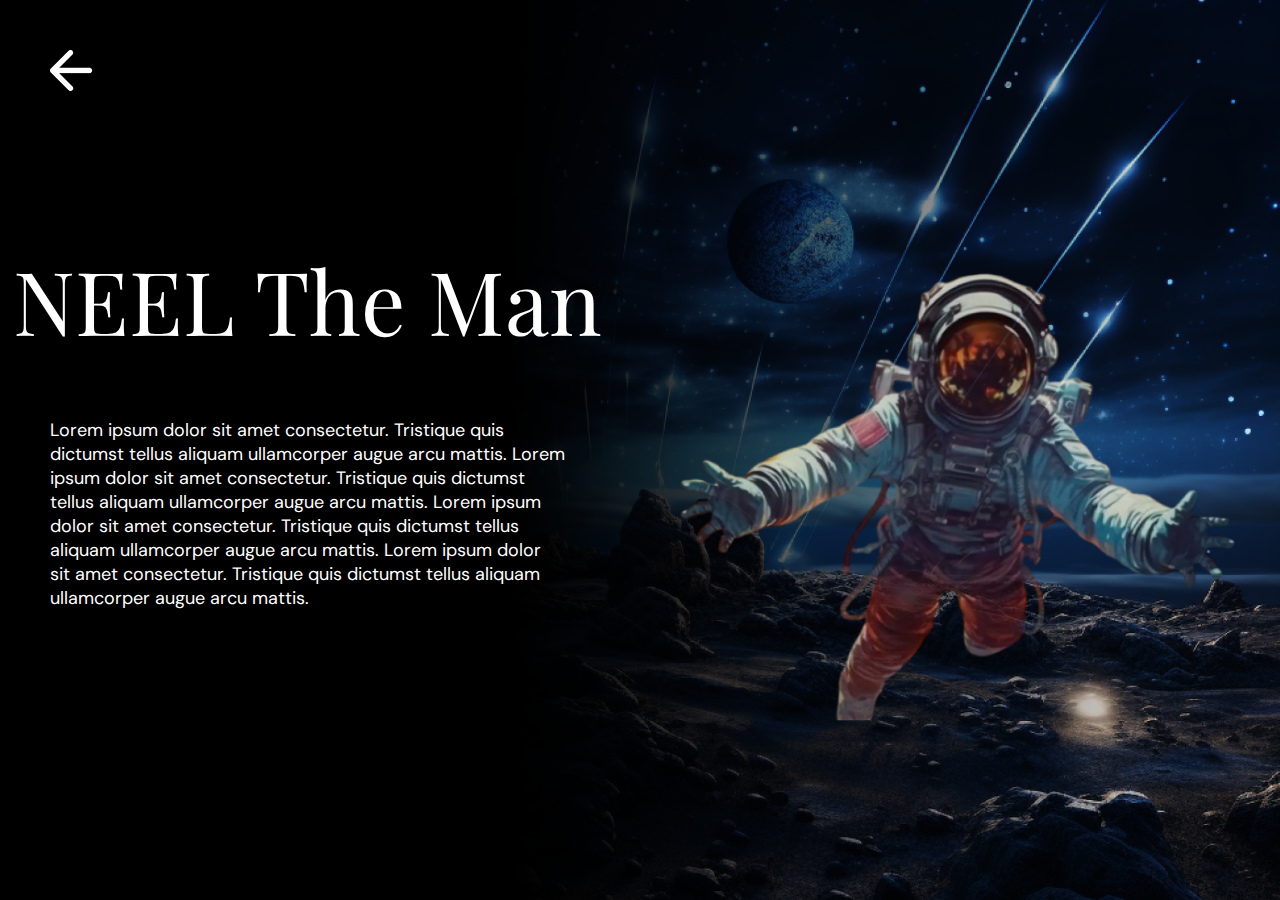
<file: about.html>
<!DOCTYPE html>
<html lang="en">
<head>
    <link rel="icon" href="./assets/images/astronutshello.png" type="image/x-icon">
    <link rel="icon" href="./assets/images/astronutshello.png" type="image/x-icon">
    <meta charset="UTF-8">
    <meta name="viewport" content="width=device-width, initial-scale=1.0">
    <link rel="preconnect" href="https://fonts.googleapis.com">
    <link rel="preconnect" href="https://fonts.gstatic.com" crossorigin>
    <link href="https://fonts.googleapis.com/css2?family=Playfair+Display:wght@700&family=Urbanist:ital@1&display=swap" rel="stylesheet">
    <link rel="preconnect" href="https://fonts.googleapis.com">
    <link rel="preconnect" href="https://fonts.gstatic.com" crossorigin>
     <link href="https://fonts.googleapis.com/css2?family=DM+Sans:opsz@9..40&family=Playfair+Display:wght@700&family=Urbanist:ital@1&display=swap" rel="stylesheet">
    <meta charset="UTF-8">
    <meta name="viewport" content="width=device-width, initial-scale=1.0">
    <link rel="stylesheet" href="styles.css">
    <link rel="import" href="home.html">
    <link rel="import" href="details.html">
    <link rel="import" href="property.html">
    <link rel="import" href="about.html">
    <script src="script.js"></script>
    <title>Astronaut</title>

<style>
        @keyframes slideInFromBottom {
            from {
                transform: translateY(100%);
            }
            to {
                transform: translateY(0);
            }
        }

        .astro-slide-up {
            animation: slideInFromBottom 2s ease-out;
        }
    </style>
    <style>
  @keyframes slideright {
    from {
      transform: translateX(-100%);
    }
    to {
      transform: translateX(0);
    }
  }

  .slideright-anim{
    animation: slideright 2s ease-out;
  }
</style>
<body>
  <div class="about">
    <div class="about-section">
        <div class="column">
             <a href="property.html">
                    <img src="./assets/images/back.png" class="top-left-image">
                </a>
                <div class="slideright-anim">
            <div class="about-topic">NEEL The Man</div>
            <div class="about-content">Lorem ipsum dolor sit amet consectetur. Tristique quis dictumst tellus aliquam ullamcorper augue arcu mattis.
               Lorem ipsum dolor sit amet consectetur. Tristique quis dictumst tellus aliquam ullamcorper augue arcu mattis.
               Lorem ipsum dolor sit amet consectetur. Tristique quis dictumst tellus aliquam ullamcorper augue arcu mattis.
               Lorem ipsum dolor sit amet consectetur. Tristique quis dictumst tellus aliquam ullamcorper augue arcu mattis.
            </div>
            </div>
        </div>
        <div class="column">
            <img src="./assets/images/astronutshello.png" class="astro-slide-up">
        </div>
    </div>
  </div>
</body>
</html>
</file>
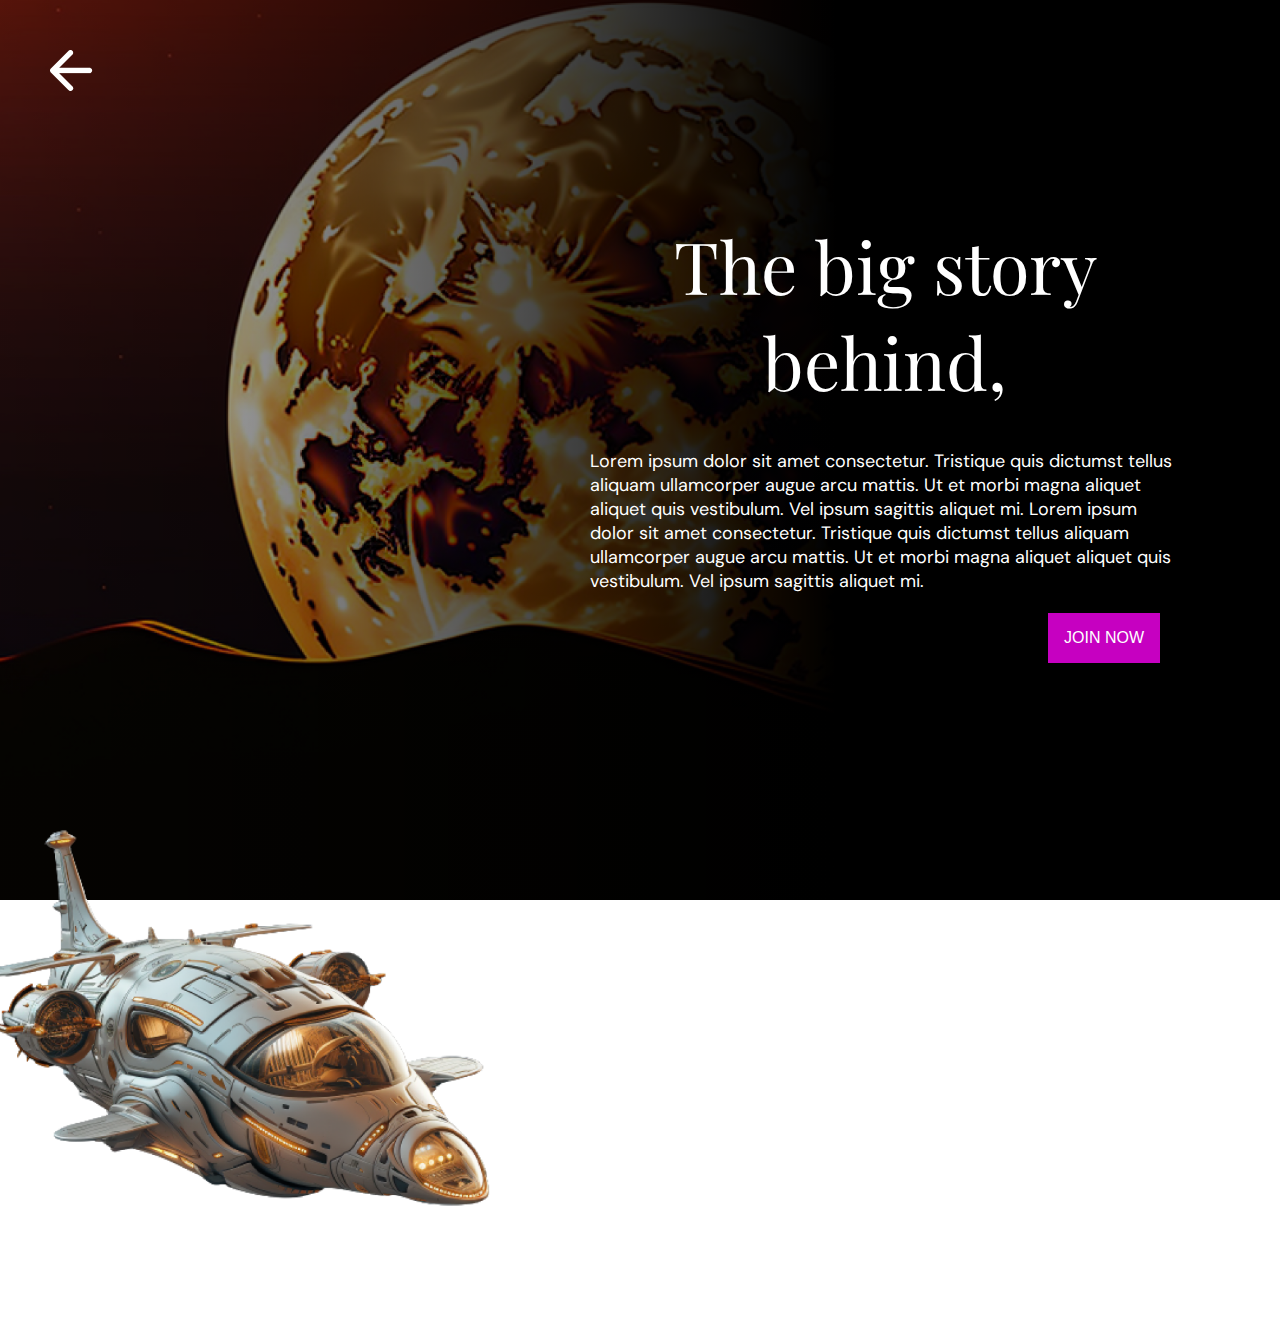
<file: details.html>
<!DOCTYPE html>
<html lang="en">
<head>
    <link rel="icon" href="./assets/images/astronutshello.png" type="image/x-icon">
    <link rel="icon" href="./assets/images/astronutshello.png" type="image/x-icon">
    <meta charset="UTF-8">
    <meta name="viewport" content="width=device-width, initial-scale=1.0">
    <link rel="preconnect" href="https://fonts.googleapis.com">
    <link rel="preconnect" href="https://fonts.gstatic.com" crossorigin>
    <link href="https://fonts.googleapis.com/css2?family=Playfair+Display:wght@700&family=Urbanist:ital@1&display=swap" rel="stylesheet">
    <link rel="preconnect" href="https://fonts.googleapis.com">
    <link rel="preconnect" href="https://fonts.gstatic.com" crossorigin>
     <link href="https://fonts.googleapis.com/css2?family=DM+Sans:opsz@9..40&family=Playfair+Display:wght@700&family=Urbanist:ital@1&display=swap" rel="stylesheet">
    <meta charset="UTF-8">
    <meta name="viewport" content="width=device-width, initial-scale=1.0">
    <link rel="stylesheet" href="styles.css">
    <link rel="import" href="home.html">
    <link rel="import" href="details.html">
    <link rel="import" href="property.html">
    <link rel="import" href="about.html">
    <script src="script.js"></script>
    <title>Astronaut</title>

<style>
  @keyframes slideIn {
    from {
      transform: translateX(-100%);
    }
    to {
      transform: translateX(0);
    }
  }

  .animated-slide-in {
    transform: translateY(100%);
    animation: slideIn 2s ease-out forwards;
  }
</style>
<style>
  @keyframes slideleft {
    from {
      transform: translateX(100%);
    }
    to {
      transform: translateX(0);
    }
  }

  .slideleft-anim{
    animation: slideleft 2s ease-out;
  }
</style>
   </head>
<body>
    
<div class="details">
    <div class="details-section"> 
        <a href="home.html">
        <img src="./assets/images/back.png" class="top-left-image">
        </a> 
        <div class="column-details" id="animated-div">
       <img src="./assets/images/plane.png" class="animated-slide-in">
      </div>
        <div class="column-details"> <!-- Fix the typo in class name -->
          <div class="slideleft-anim">
            <div class="details-topic">The big story behind,</div>
            <div class="details-content">Lorem ipsum dolor sit amet consectetur. Tristique quis dictumst tellus aliquam ullamcorper augue arcu mattis. Ut et morbi magna aliquet aliquet quis vestibulum. Vel ipsum sagittis aliquet mi. Lorem ipsum dolor sit amet consectetur. Tristique quis dictumst tellus aliquam ullamcorper augue arcu mattis. Ut et morbi magna aliquet aliquet quis vestibulum. Vel ipsum sagittis aliquet mi.</div>
        <div class="btn-style"   style="text-align: right;">  <a href="property.html" onclick="redirectToDetails()" style="background-color: #C600C1; color: #fff; padding: 1em; text-decoration: none; display: inline-block; margin: 20px;">

            JOIN NOW</a></div>
            </div>
            </div>
        </div>
  </div>
  <script>
    function redirectToDetails(event) {
    event.preventDefault(); // prevent the default action
    setTimeout(function() {
        window.location.href = 'details.html';
    }, 5000);
}
    </script>
</body>
</html>
</file>
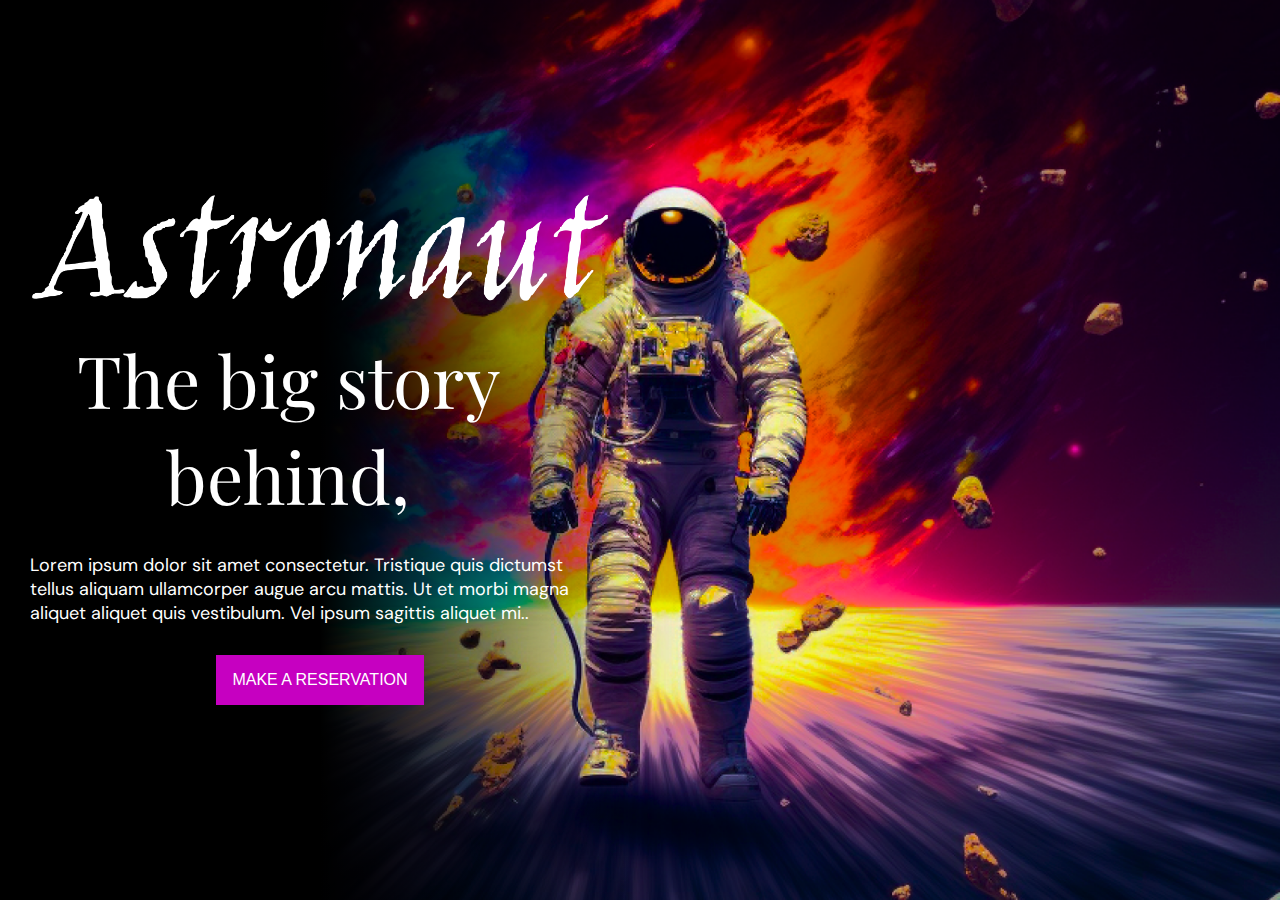
<file: home.html>
<!DOCTYPE html>
<html lang="en">
<head>
    <link rel="icon" href="./assets/images/astronutshello.png" type="image/x-icon">
    <link rel="icon" href="./assets/images/astronutshello.png" type="image/x-icon">
    <meta charset="UTF-8">
    <meta name="viewport" content="width=device-width, initial-scale=1.0">
    <link rel="preconnect" href="https://fonts.googleapis.com">
    <link rel="preconnect" href="https://fonts.gstatic.com" crossorigin>
    <link href="https://fonts.googleapis.com/css2?family=Playfair+Display:wght@700&family=Urbanist:ital@1&display=swap" rel="stylesheet">
    <link rel="preconnect" href="https://fonts.googleapis.com">
    <link rel="preconnect" href="https://fonts.gstatic.com" crossorigin>
     <link href="https://fonts.googleapis.com/css2?family=DM+Sans:opsz@9..40&family=Playfair+Display:wght@700&family=Urbanist:ital@1&display=swap" rel="stylesheet">
    <meta charset="UTF-8">
    <meta name="viewport" content="width=device-width, initial-scale=1.0">
    <link rel="stylesheet" href="styles.css">
    <link rel="import" href="home.html">
    <link rel="import" href="details.html">
    <link rel="import" href="property.html">
    <link rel="import" href="about.html">
    <script src="script.js">
</script>
    <title>Astronaut</title>
<style>
  @keyframes slideright {
    from {
      transform: translateX(-100%);
    }
    to {
      transform: translateX(0);
    }
  }

  .slideright-anim{
    animation: slideright 2s ease-out;
  }
</style>
     </head>
<body>
  <div class="home">
          <!-- <img src="./assets/images/Astronaut.png" alt="Home Content Image" s> -->
                 
          <div class="home-section">
              <img src="./assets/images/Astronaut.png" class="home-topic">
            <div class="slideright-anim">
     
            <div class="home-topic"> The big story behind,</div>
            <div class="home-content">Lorem ipsum dolor sit amet consectetur. Tristique quis dictumst tellus aliquam ullamcorper augue arcu mattis. Ut et morbi magna aliquet aliquet quis vestibulum. Vel ipsum sagittis aliquet mi..</div>
            <div class="btn-style"><a href="details.html" style="background-color: #C600C1; color: #fff; padding: 1em; text-decoration: none; display: inline-block;">
           MAKE A RESERVATION</a></div>
            </div>
            </div>
        </div>
</body>
</html>
</file>
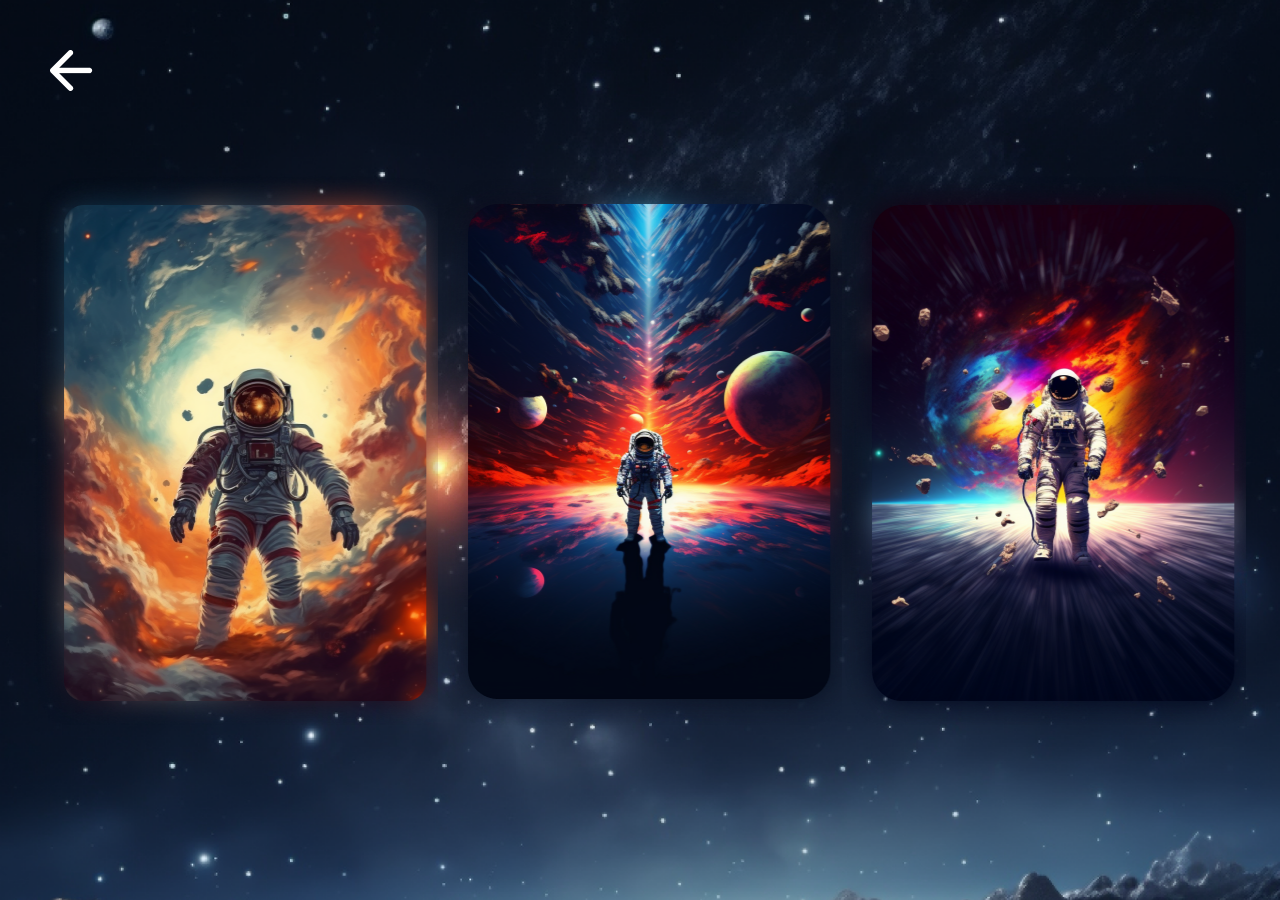
<file: property.html>
<!-- <!DOCTYPE html>
<html lang="en">
<head>
    <meta charset="UTF-8">
    <meta name="viewport" content="width=device-width, initial-scale=1.0">
    <style>
        body {
            margin: 0;
            overflow: hidden;
        }

        .container {
            position: relative;
            height: 100vh;
        }

        .image {
            position: absolute;
            width: 100px; /* Adjust the width and height according to your images */
            height: 100px;
            transition: opacity 0.5s ease;
        }

        .image:hover {
            opacity: 0.8;
        }

        .top-right {
            top: 0;
            right: 0;
        }

        .middle {
            top: 50%;
            left: 50%;
            transform: translate(-50%, -50%);
        }

        .bottom-left {
            bottom: 0;
            left: 0;
        }

        .text {
            display: none;
            position: absolute;
            background: rgba(0, 0, 0, 0.7);
            color: #fff;
            padding: 10px;
            border-radius: 5px;
            white-space: nowrap;
        }

        .image:hover + .text {
            display: block;
        }
    </style>
</head>
<body>

<div class="container">
    <img src="./assets/images/card1.png" alt="Image 1" class="image top-right">
    <div class="text">Text for Image 1</div>

    <img src="i./assets/images/card1.png" alt="Image 2" class="image middle">
    <div class="text">Text for Image 2</div>

    <img src="image3.jpg" alt="Image 3" class="image bottom-left">
    <div class="text">Text for Image 3</div>
</div>

</body>
</html --> 




<!DOCTYPE html>
<html lang="en">
<head>
    <link rel="icon" href="./assets/images/astronutshello.png" type="image/x-icon">
    <link rel="icon" href="./assets/images/astronutshello.png" type="image/x-icon">
    <meta charset="UTF-8">
    <meta name="viewport" content="width=device-width, initial-scale=1.0">
    <link rel="preconnect" href="https://fonts.googleapis.com">
    <link rel="preconnect" href="https://fonts.gstatic.com" crossorigin>
    <link href="https://fonts.googleapis.com/css2?family=Playfair+Display:wght@700&family=Urbanist:ital@1&display=swap" rel="stylesheet">
    <link rel="preconnect" href="https://fonts.googleapis.com">
    <link rel="preconnect" href="https://fonts.gstatic.com" crossorigin>
     <link href="https://fonts.googleapis.com/css2?family=DM+Sans:opsz@9..40&family=Playfair+Display:wght@700&family=Urbanist:ital@1&display=swap" rel="stylesheet">
    <meta charset="UTF-8">
    <meta name="viewport" content="width=device-width, initial-scale=1.0">
    <link rel="stylesheet" href="styles.css">
    <link rel="import" href="home.html">
    <link rel="import" href="details.html">
    <link rel="import" href="property.html">
    <link rel="import" href="about.html">
    <script src="script.js"></script>
    <title>Astronaut</title>

     </head>

     <style>
        @keyframes slideInFromBottom {
            from {
                transform: translateY(100%);
            }
            to {
                transform: translateY(0);
            }
        }

        .astro-slide-up {
            animation: slideInFromBottom 1.5s ease-out;
        }
    </style>
        <style>
        @keyframes slideInFromTop{
            from {
                transform: translateY(-100%);
            }
            to {
                transform: translateY(0);
            }
        }

        .astro-slide-down {
            animation: slideInFromTop 1.5s ease-out;
        }
    </style>
<body>  
  <div class="property">
      <a href="details.html">
        <img src="./assets/images/back.png" class="top-left-image">
        </a>
        <div class="card card-right astro-slide-down  " >
        <div class="card-hover-text">
        <div class="card-name">Jack</div>
        <div class="card-sub-name">Main Astronaut</div>
        <div class="card-content">Lorem ipsum dolor sit amet consectetur.<br> Tristique quis dictumst tellus aliquam <br>ullamcorper augue arcu mattis.</div>
    </div>
    </div>

    <div class="card card-center astro-slide-up">
        <div class="card-hover-text">
        <div class="card-name" >Jack</div>
        <div class="card-sub-name" >Main Astronaut</div>
        <div class="card-content">Lorem ipsum dolor sit amet consectetur.<br> Tristique quis dictumst tellus aliquam <br>ullamcorper augue arcu mattis.</div>
       </div>
    </div>


    <a href="about.html" style=" text-decoration: none; color: #ffffff;">
    <div class="card card-left astro-slide-down ">
   <div class="card-hover-text">
        <div class="card-name">Jack</div>
        <div class="card-sub-name" >Main Astronaut</div>
        <div class="card-content">Lorem ipsum dolor sit amet consectetur. <br> Tristique quis dictumst tellus aliquam <br>ullamcorper augue arcu mattis.</div>
    </div>
    </a>
  </div>

    </body>
</html>
</file>
<file: styles.css>
body {
    font-family: Arial, sans-serif;
    margin: 0;
    padding: 0;
    -webkit-box-shadow: none;
	-moz-box-shadow: none;
	box-shadow: none;
    background: none;
}
section {
    text-align: center;
    height: 100vh;
    display: flex;
    flex-direction: column;
    justify-content: center; 
}

footer {
    background-color: #000000;
    color: #fff;
    text-align: center;
    padding: 1em;
}
.home {
    background-image: url('./assets/images/Home.png'); /* Replace 'home.jpg' with your actual image file */
    background-size: cover;
    background-position: center;
    background-repeat: no-repeat;
    text-align: center;
    height: 100vh;
    display: flex;
    flex-direction: column;
    justify-content: center;     
}

.details {
    background-image: url('./assets/images/Details2.png'); /* Replace 'details.jpg' with your actual image file */
    background-size: cover;
    background-position: center;
    background-repeat: no-repeat;
        text-align: center;
    height: 100vh;
    display: flex;
    flex-direction: column;
    justify-content: center; 

}

.property {
    background-image: url('./assets/images/Propertys.png'); /* Replace 'property.jpg' with your actual image file */
    background-size: cover;
    background-position: center;
    background-repeat: no-repeat;
    height: 100vh;
    flex-direction: row;
    display: flex;
    justify-content: center;
    align-items: center; 
}

.about {
    background-image: url('./assets/images/About.png'); /* Replace 'about.jpg' with your actual image file */
    background-size: cover;
    background-position: center;
    background-repeat: no-repeat;
        text-align: center;
    height: 100vh;
    display: flex;
    flex-direction: column;
    justify-content: center; 
}

.details-section{
    color: #fff;
   align-self: flex-end;
    padding: 1em;
    width: 50%;
    height: 100%;
}
.btn-style:hover {
    transition: all .5s ease;
    color: #fff;
    font-family:'Montserrat', sans-serif;
    text-transform: uppercase;
    text-align: center;
    line-height: 1;
    font-size: 17px;
    background-color : transparent;
    padding: 10px;
    outline: none;
    border-radius: 4px;
}


.card {


    min-height: 550px;
    background-repeat: no-repeat;
    overflow: hidden

}

.card-name,
.card-sub-name,
.card-content {
    margin: 0;
    position: relative;
    padding: 10px;
    z-index: 2;
    opacity: 0;
    transition: opacity 0.3s ease
   
}



.card-right {
  position: relative;
  overflow: hidden; /* Ensure the child elements don't overflow */
  color: #fff
}

.card-right::before {
    content: "";
    position: absolute;
    top: 0;
    left: 0;
    right: 0;
    bottom: 0;
   background-image: url('./assets/images/card1.png'); 
    filter: blur(0); /* Initial blur value */
    z-index: 1;
    transition: filter 0.3s ease; /* Add a transition for a smooth effect */
}
.card-right:hover::before {
    filter: blur(5px); /* Adjust the blur amount as needed */
}
.card-left {
  position: relative;
  overflow: hidden; /* Ensure the child elements don't overflow */
   color: #fff
}
.card-left::before {
    content: "";
    position: absolute;
    top: 0;
    left: 0;
    right: 0;
    bottom: 0;
    background-image: url('./assets/images/card3.png'); 
    filter: blur(0); /* Initial blur value */
    z-index: 1;
    transition: filter 0.3s ease; /* Add a transition for a smooth effect */
}
.card-left:hover::before {
    filter: blur(5px); /* Adjust the blur amount as needed */
}
.card-center {
    position: relative;
    overflow: hidden; /* Ensure the child elements don't overflow */
    color: #fff
}

.card-center::before {
    content: "";
    position: absolute;
    top: 0;
    left: 0;
    right: 0;
    bottom: 0;
    background-image: url('./assets/images/card2.png');
    filter: blur(0); /* Initial blur value */
    z-index: 1;
    transition: filter 0.3s ease; /* Add a transition for a smooth effect */
}

.card-center:hover::before {
    filter: blur(5px); /* Adjust the blur amount as needed */
}
.card-hover-text{
padding:50px;

}
.card:hover .card-name,
.card:hover .card-sub-name,
.card:hover .card-content {
    opacity: 1; /* Show the text elements on hover */
    font-size: 1.125rem;
    text-align: left;
    
}
@media screen and (max-width: 768px) {
    .property{
        flex-direction: column;
        height: auto;
    }
    .card{
        width: 100%; /* Adjust the width for smaller screens */
        text-align: center;
        justify-content: center;
        
    }
    .card-right {
       margin-top: 75px;
    }
 
.card-name,
.card-sub-name,
.card-content {
    margin: 0;
    position: relative;
    z-index: 2;
    opacity: 0;
    transition: opacity 0.5s ease;


}
 
}

.about-section{
    color: #fff;
    display: flex;
    flex-direction: row; /* Use row instead of column */
     flex-basis: 100%;
    flex: 2;
    align-items: center;
    justify-content: center; /* Center content vertically */
    gap: 50px;
    width: 100%;
    height: 100%;
   background: linear-gradient(to right, #000000, #000000 40%, transparent)
    
}
.column {
    flex: 1; /* Equal width for both columns */
}
.about-topic{
    font-size: 5.5rem;
    font-family: 'Playfair Display', serif;
}

.about-content{
    font-size: 1.125rem;
    margin-top: 10px;
    font-family: 'DM Sans', sans-serif;
    text-align: left;
    display: flex;
    flex-direction: row;
    padding: 50px;
  
}
.column img {
    max-width: 100%;
    height: auto;
}
@media screen and (max-width: 768px) {
    .about-section {

        width: 100%; /* Adjust the width for smaller screens */
        flex-direction: column;
        background: linear-gradient(to bottom, #000000, #000000 40%, transparent);
        color: #ffffff;
    }
    .about-topic {
        margin-top: 100px;
        font-size: 3rem; /* Adjust font size for smaller screens */
    }

    .about-content{
    margin-top: 50px;
    font-size: 0.9rem; /* Adjust font size for smaller screens */
    padding-left: 50px;
    padding-right: 50px;
    text-align: left;
        
    }
}
.details-section {
    color: #fff;
    display: flex;
    flex-direction: row; /* Use row instead of column */
    align-items: center;
    justify-content:center;
    gap: 50px;
    width: 100%;
    height: 100%;
    background: linear-gradient(to left, #000000, #000000 30%, transparent);
    padding: 100px;
}

.column-details {
    flex: 1; /* Equal width for both columns */
}

.details-topic {
    font-size: 4.5rem;
    font-family: 'Playfair Display', serif;
    text-align: center; 
  
}

.details-content {
    font-size: 1.125rem;
     margin-top: 40px;
    font-family: 'DM Sans', sans-serif;
    display: flex;
    flex-direction: row;
    text-align: left;
}

.column-details img {
    max-width: 100%;
    height: auto;
}

@media screen and (max-width: 768px) {
    .details-section {
        flex-direction: column; /* Switch back to column layout for smaller screens */
        width: 100%;
        background: linear-gradient(to top, #000000, #000000 40%, transparent);
        color: #ffffff;
    }

    .details-topic {
        font-size: 3rem;
    }

    .details-content {
        margin-top: 10px;
        font-size: 0.9rem;
         padding-left: 50px;
    padding-right: 50px;
    }
}

.home-section{
    color: #fff;
    display: flex;
    flex-direction: column;
    align-items: center;
    justify-content: center; /* Center content vertically */
    gap: 30px;
    width: 50%;
    height: 100%;
    background: linear-gradient(to right, #000000, #000000 50%, transparent)
}

.home-topic{
width: 90%;
}
.home-topic{
   font-family: 'Playfair Display', serif;
   font-size: 4.5rem
}

.home-content{
    font-size: 1.125rem;
    font-family: 'DM Sans', sans-serif;
    text-align: left;
    padding: 30px;

   
  
}
@media screen and (max-width: 768px) {
    .home-section {
        display: flex;
        text-align: center;
        justify-content: center;
        width: 80%; 
         background: linear-gradient(to right, #000000, #000000 20%, transparent)

    }
   
   .home-topic {
        font-size: 3rem; 
    }
    .home-content{
        font-size: 0.9rem; 
        text-align: left;
    }
  
}

.content-bg{
    width: 50%;
}



.top-left-image {
  position: absolute;
  top: 50px;
  left: 50px;
  z-index: 1; /* Add a higher z-index */

}
</file>
